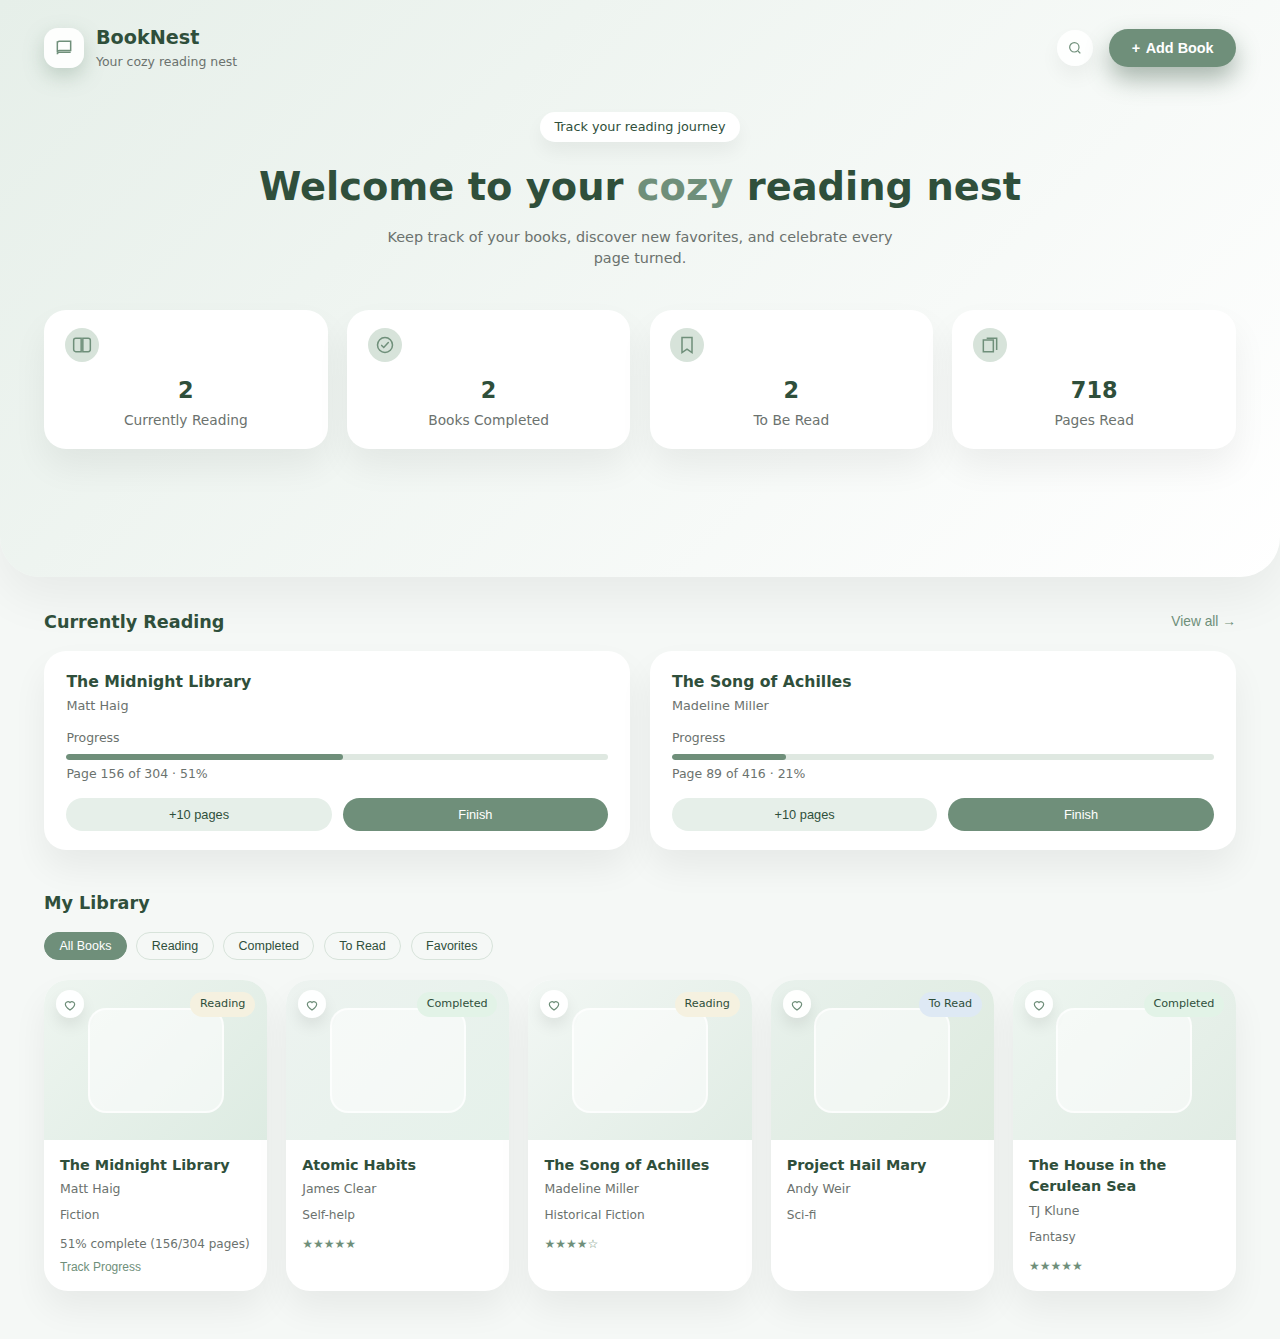
<file: tracker.html>
<!DOCTYPE html>
<html lang="en">
<head>
  <meta charset="UTF-8" />
  <title>BookNest – Reading Tracker</title>
  <meta name="viewport" content="width=device-width, initial-scale=1.0" />
  <link rel="stylesheet" href="tracker.css" />
</head>
<body>
  <div class="hero-wrap">
    <div class="container">
      <!-- TOP NAV -->
      <header class="top-nav">
        <div class="brand">
          <div class="brand-icon">
            <!-- BookNest logo icon -->
            <svg class="icon" viewBox="0 0 24 24" aria-hidden="true">
              <path d="M4 19.5C4 18.1 5.1 17 6.5 17H20"
                    stroke="currentColor" stroke-width="1.8" fill="none" />
              <path d="M4 4v13.5C4 16.1 5.1 15 6.5 15H20V4H6.5C5.1 4 4 5.1 4 6.5Z"
                    stroke="currentColor" stroke-width="1.8" fill="none" />
            </svg>
          </div>
          <div class="brand-text">
            <h1>BookNest</h1>
            <p>Your cozy reading nest</p>
          </div>
        </div>

        <div class="nav-right">
          <button class="nav-search" aria-label="Search">
            <!-- Search icon -->
            <svg class="icon small" viewBox="0 0 24 24" aria-hidden="true">
              <circle cx="11" cy="11" r="7"
                      stroke="currentColor" stroke-width="1.8" fill="none" />
              <path d="M20 20l-3.5-3.5"
                    stroke="currentColor" stroke-width="1.8" fill="none" />
            </svg>
          </button>

          <button class="btn-primary">
            <span class="btn-plus">+</span>
            <span>Add Book</span>
          </button>
        </div>
      </header>

      <!-- HERO CENTER -->
      <section class="hero-main">
        <div class="hero-pill">Track your reading journey</div>

        <h2 class="hero-title">
          Welcome to your <span>cozy</span> reading nest
        </h2>

        <p class="hero-subtitle">
          Keep track of your books, discover new favorites, and celebrate every
          page turned.
        </p>

        <!-- STATS ROW -->
        <div class="stats-row">
          <!-- Currently Reading -->
          <div class="stat-card">
            <div class="stat-icon">
              <!-- open book icon -->
              <svg class="icon" viewBox="0 0 24 24" aria-hidden="true">
                <path d="M2 6.5C2 5.1 3.1 4 4.5 4H11v16H4.5C3.1 20 2 18.9 2 17.5V6.5Z"
                      stroke="currentColor" stroke-width="1.8" fill="none" />
                <path d="M22 6.5C22 5.1 20.9 4 19.5 4H13v16h6.5c1.4 0 2.5-1.1 2.5-2.5V6.5Z"
                      stroke="currentColor" stroke-width="1.8" fill="none" />
              </svg>
            </div>
            <div class="stat-value">2</div>
            <div class="stat-label">Currently Reading</div>
          </div>

          <!-- Books Completed -->
          <div class="stat-card">
            <div class="stat-icon">
              <!-- check circle icon -->
              <svg class="icon" viewBox="0 0 24 24" aria-hidden="true">
                <circle cx="12" cy="12" r="9"
                        stroke="currentColor" stroke-width="1.8" fill="none" />
                <path d="M8 12.5l2.5 2.5L16 9"
                      stroke="currentColor" stroke-width="1.8"
                      stroke-linecap="round" fill="none" />
              </svg>
            </div>
            <div class="stat-value">2</div>
            <div class="stat-label">Books Completed</div>
          </div>

          <!-- To Be Read -->
          <div class="stat-card">
            <div class="stat-icon">
              <!-- bookmark icon -->
              <svg class="icon" viewBox="0 0 24 24" aria-hidden="true">
                <path d="M6 3h12v18l-6-4-6 4V3Z"
                      stroke="currentColor" stroke-width="1.8" fill="none" />
              </svg>
            </div>
            <div class="stat-value">2</div>
            <div class="stat-label">To Be Read</div>
          </div>

          <!-- Pages Read -->
          <div class="stat-card">
            <div class="stat-icon">
              <!-- stacked pages icon -->
              <svg class="icon" viewBox="0 0 24 24" aria-hidden="true">
                <path d="M4 6h12v14H4z"
                      stroke="currentColor" stroke-width="1.8" fill="none" />
                <path d="M8 4h12v14"
                      stroke="currentColor" stroke-width="1.8" fill="none" />
              </svg>
            </div>
            <div class="stat-value">718</div>
            <div class="stat-label">Pages Read</div>
          </div>
        </div>
      </section>
    </div>
  </div>

  <!-- MAIN CONTENT -->
  <main class="container content">
    <!-- CURRENTLY READING -->
    <section>
      <div class="section-header">
        <h2>Currently Reading</h2>
        <button class="section-link">View all →</button>
      </div>

      <div class="reading-cards">
        <!-- Book 1 -->
        <article class="reading-card">
          <div>
            <div class="reading-title">The Midnight Library</div>
            <div class="reading-author">Matt Haig</div>

            <div class="progress-label">Progress</div>
            <div class="progress-bar">
              <div class="progress-fill p-51"></div>
            </div>
            <div class="progress-text">Page 156 of 304 · 51%</div>
          </div>
          <div class="reading-actions">
            <button class="btn-pill btn-soft">+10 pages</button>
            <button class="btn-pill btn-main">Finish</button>
          </div>
        </article>

        <!-- Book 2 -->
        <article class="reading-card">
          <div>
            <div class="reading-title">The Song of Achilles</div>
            <div class="reading-author">Madeline Miller</div>

            <div class="progress-label">Progress</div>
            <div class="progress-bar">
              <div class="progress-fill p-21"></div>
            </div>
            <div class="progress-text">Page 89 of 416 · 21%</div>
          </div>
          <div class="reading-actions">
            <button class="btn-pill btn-soft">+10 pages</button>
            <button class="btn-pill btn-main">Finish</button>
          </div>
        </article>
      </div>
    </section>

    <!-- MY LIBRARY -->
    <section>
      <div class="section-header">
        <h2>My Library</h2>
      </div>

      <div class="filters">
        <button class="filter-pill active">All Books</button>
        <button class="filter-pill">Reading</button>
        <button class="filter-pill">Completed</button>
        <button class="filter-pill">To Read</button>
        <button class="filter-pill">Favorites</button>
      </div>

      <div class="library-grid">
        <!-- Card 1 -->
        <article class="book-card">
          <div class="book-cover cover-bg-1">
            <div class="favorite-icon" aria-hidden="true">
              <!-- Heart icon -->
              <svg class="icon small" viewBox="0 0 24 24">
                <path d="M12 21s-7-4.4-7-9a4 4 0 0 1 7-2 4 4 0 0 1 7 2c0 4.6-7 9-7 9Z"
                      stroke="currentColor" stroke-width="1.8" fill="none" />
              </svg>
            </div>
            <div class="status-badge badge-reading">Reading</div>
            <div class="book-cover-inner"></div>
          </div>
          <div class="book-body">
            <div class="book-title">The Midnight Library</div>
            <div class="book-author">Matt Haig</div>
            <div class="book-genre">Fiction</div>
            <div class="book-progress">
              51% complete (156/304 pages)
            </div>
            <button class="track-link">Track Progress</button>
          </div>
        </article>

        <!-- Card 2 -->
        <article class="book-card">
          <div class="book-cover cover-bg-2">
            <div class="favorite-icon" aria-hidden="true">
              <svg class="icon small" viewBox="0 0 24 24">
                <path d="M12 21s-7-4.4-7-9a4 4 0 0 1 7-2 4 4 0 0 1 7 2c0 4.6-7 9-7 9Z"
                      stroke="currentColor" stroke-width="1.8" fill="none" />
              </svg>
            </div>
            <div class="status-badge badge-completed">Completed</div>
            <div class="book-cover-inner"></div>
          </div>
          <div class="book-body">
            <div class="book-title">Atomic Habits</div>
            <div class="book-author">James Clear</div>
            <div class="book-genre">Self-help</div>
            <div class="stars">★★★★★</div>
          </div>
        </article>

        <!-- Card 3 -->
        <article class="book-card">
          <div class="book-cover cover-bg-3">
            <div class="favorite-icon" aria-hidden="true">
              <svg class="icon small" viewBox="0 0 24 24">
                <path d="M12 21s-7-4.4-7-9a4 4 0 0 1 7-2 4 4 0 0 1 7 2c0 4.6-7 9-7 9Z"
                      stroke="currentColor" stroke-width="1.8" fill="none" />
              </svg>
            </div>
            <div class="status-badge badge-reading">Reading</div>
            <div class="book-cover-inner"></div>
          </div>
          <div class="book-body">
            <div class="book-title">The Song of Achilles</div>
            <div class="book-author">Madeline Miller</div>
            <div class="book-genre">Historical Fiction</div>
            <div class="stars">★★★★☆</div>
          </div>
        </article>

        <!-- Card 4 -->
        <article class="book-card">
          <div class="book-cover cover-bg-4">
            <div class="favorite-icon" aria-hidden="true">
              <svg class="icon small" viewBox="0 0 24 24">
                <path d="M12 21s-7-4.4-7-9a4 4 0 0 1 7-2 4 4 0 0 1 7 2c0 4.6-7 9-7 9Z"
                      stroke="currentColor" stroke-width="1.8" fill="none" />
              </svg>
            </div>
            <div class="status-badge badge-toread">To Read</div>
            <div class="book-cover-inner"></div>
          </div>
          <div class="book-body">
            <div class="book-title">Project Hail Mary</div>
            <div class="book-author">Andy Weir</div>
            <div class="book-genre">Sci-fi</div>
          </div>
        </article>

        <!-- Card 5 -->
        <article class="book-card">
          <div class="book-cover cover-bg-5">
            <div class="favorite-icon" aria-hidden="true">
              <svg class="icon small" viewBox="0 0 24 24">
                <path d="M12 21s-7-4.4-7-9a4 4 0 0 1 7-2 4 4 0 0 1 7 2c0 4.6-7 9-7 9Z"
                      stroke="currentColor" stroke-width="1.8" fill="none" />
              </svg>
            </div>
            <div class="status-badge badge-completed">Completed</div>
            <div class="book-cover-inner"></div>
          </div>
          <div class="book-body">
            <div class="book-title">The House in the Cerulean Sea</div>
            <div class="book-author">TJ Klune</div>
            <div class="book-genre">Fantasy</div>
            <div class="stars">★★★★★</div>
          </div>
        </article>
      </div>
    </section>
  </main>
</body>
</html>
</file>
<file: tracker.css>
:root {
  --bg-soft: #e6efe9;
  --bg-page: #f5f8f6;
  --card-bg: #ffffff;

  --green-main: #6f8f7a;
  --green-dark: #2f4f3b;
  --green-soft: #d7e3da;

  --text-main: #2f4f3b;
  --text-muted: #6b726e;

  --border-radius-lg: 22px;
  --shadow-soft: 0 18px 35px rgba(0, 0, 0, 0.06);
}

/* RESET */
* {
  box-sizing: border-box;
  margin: 0;
  padding: 0;
}

body {
  font-family: system-ui, -apple-system, BlinkMacSystemFont, "Segoe UI",
    sans-serif;
  background: var(--bg-page);
  color: var(--text-main);
  line-height: 1.5;
}

/* ICONS */

.icon {
  width: 20px;
  height: 20px;
  color: var(--green-main);
  display: block;
}

.icon.small {
  width: 16px;
  height: 16px;
}

/* HERO WRAP */

.hero-wrap {
  background: linear-gradient(135deg, var(--bg-soft), #ffffff);
  padding-bottom: 3rem;
  border-radius: 0 0 40px 40px;
  box-shadow: 0 20px 50px rgba(0, 0, 0, 0.06);
}

.container {
  max-width: 1240px;
  margin: 0 auto;
  padding: 0 1.5rem 3rem;
}

/* NAVBAR */

.top-nav {
  display: flex;
  align-items: center;
  justify-content: space-between;
  padding: 1.5rem 0 0;
}

.brand {
  display: flex;
  align-items: center;
  gap: 0.75rem;
}

.brand-icon {
  width: 40px;
  height: 40px;
  border-radius: 14px;
  background: rgba(255, 255, 255, 0.9);
  display: flex;
  align-items: center;
  justify-content: center;
  box-shadow: 0 8px 20px rgba(111, 143, 122, 0.35);
}

.brand-text h1 {
  font-size: 1.2rem;
  font-weight: 700;
}

.brand-text p {
  font-size: 0.78rem;
  color: var(--text-muted);
}

.nav-right {
  display: flex;
  align-items: center;
  gap: 1rem;
}

.nav-search {
  width: 36px;
  height: 36px;
  border-radius: 999px;
  background: rgba(255, 255, 255, 0.9);
  display: flex;
  align-items: center;
  justify-content: center;
  border: none;
  cursor: pointer;
  box-shadow: 0 10px 20px rgba(0, 0, 0, 0.05);
}

.btn-primary {
  border: none;
  outline: none;
  border-radius: 999px;
  padding: 0.7rem 1.4rem;
  background: var(--green-main);
  color: #fff;
  font-size: 0.9rem;
  font-weight: 600;
  cursor: pointer;
  box-shadow: 0 12px 25px rgba(49, 80, 60, 0.4);
  display: inline-flex;
  align-items: center;
  gap: 0.35rem;
}

.btn-plus {
  font-weight: 700;
}

/* HERO MAIN */

.hero-main {
  text-align: center;
  padding: 2.5rem 0 2rem;
}

.hero-pill {
  display: inline-flex;
  align-items: center;
  justify-content: center;
  padding: 0.35rem 0.9rem;
  border-radius: 999px;
  background: rgba(255, 255, 255, 0.96);
  font-size: 0.8rem;
  font-weight: 500;
  margin-bottom: 1rem;
  box-shadow: 0 10px 18px rgba(0, 0, 0, 0.05);
}

.hero-title {
  font-size: clamp(1.9rem, 4vw, 2.4rem);
  margin-bottom: 0.7rem;
  font-weight: 700;
  color: var(--green-dark);
}

.hero-title span {
  color: var(--green-main);
}

.hero-subtitle {
  max-width: 520px;
  margin: 0 auto;
  font-size: 0.9rem;
  color: var(--text-muted);
}

/* STATS */

.stats-row {
  margin-top: 2.5rem;
  display: grid;
  grid-template-columns: repeat(4, minmax(0, 1fr));
  gap: 1.2rem;
}

.stat-card {
  background: #ffffff;
  border-radius: var(--border-radius-lg);
  padding: 1.1rem 1.3rem;
  display: flex;
  flex-direction: column;
  box-shadow: var(--shadow-soft);
}

.stat-icon {
  width: 34px;
  height: 34px;
  border-radius: 999px;
  background: var(--green-soft);
  display: flex;
  align-items: center;
  justify-content: center;
  margin-bottom: 0.8rem;
}

.stat-value {
  font-size: 1.4rem;
  font-weight: 700;
  margin-bottom: 0.15rem;
}

.stat-label {
  font-size: 0.86rem;
  color: var(--text-muted);
}

/* MAIN CONTENT */

.content {
  margin-top: 2rem;
}

/* Section header */

.section-header {
  display: flex;
  align-items: center;
  justify-content: space-between;
  margin-bottom: 1rem;
}

.section-header h2 {
  font-size: 1.1rem;
  font-weight: 600;
}

.section-link {
  font-size: 0.86rem;
  color: var(--green-main);
  background: none;
  border: none;
  cursor: pointer;
}

/* CURRENTLY READING */

.reading-cards {
  display: grid;
  grid-template-columns: repeat(2, minmax(0, 1fr));
  gap: 1.2rem;
  margin-bottom: 2.5rem;
}

.reading-card {
  background: var(--card-bg);
  border-radius: var(--border-radius-lg);
  padding: 1.2rem 1.4rem;
  box-shadow: var(--shadow-soft);
  display: flex;
  flex-direction: column;
  justify-content: space-between;
}

.reading-title {
  font-size: 0.98rem;
  font-weight: 600;
  margin-bottom: 2px;
}

.reading-author {
  font-size: 0.8rem;
  color: var(--text-muted);
  margin-bottom: 0.9rem;
}

.progress-label {
  font-size: 0.78rem;
  color: var(--text-muted);
  margin-bottom: 0.35rem;
}

.progress-bar {
  width: 100%;
  height: 6px;
  border-radius: 999px;
  background: #dfe8e1;
  overflow: hidden;
  margin-bottom: 0.35rem;
}

.progress-fill {
  height: 100%;
  border-radius: 999px;
  background: var(--green-main);
  width: 0;
}

.p-51 {
  width: 51%;
}

.p-21 {
  width: 21%;
}

.progress-text {
  font-size: 0.78rem;
  color: var(--text-muted);
  margin-bottom: 0.9rem;
}

.reading-actions {
  display: flex;
  gap: 0.7rem;
}

.btn-pill {
  flex: 1;
  border-radius: 999px;
  border: none;
  outline: none;
  padding: 0.55rem 0.7rem;
  font-size: 0.8rem;
  font-weight: 500;
  cursor: pointer;
}

.btn-soft {
  background: var(--bg-soft);
  color: var(--green-dark);
}

.btn-main {
  background: var(--green-main);
  color: #fff;
}

/* MY LIBRARY */

.filters {
  display: flex;
  flex-wrap: wrap;
  gap: 0.6rem;
  margin-bottom: 1.3rem;
}

.filter-pill {
  padding: 0.35rem 0.9rem;
  border-radius: 999px;
  border: 1px solid var(--green-soft);
  font-size: 0.78rem;
  cursor: pointer;
  background: transparent;
  color: var(--green-dark);
}

.filter-pill.active {
  background: var(--green-main);
  color: #fff;
  border-color: var(--green-main);
}

.library-grid {
  display: grid;
  grid-template-columns: repeat(5, minmax(0, 1fr));
  gap: 1.2rem;
}

.book-card {
  background: var(--card-bg);
  border-radius: 24px;
  box-shadow: var(--shadow-soft);
  overflow: hidden;
  display: flex;
  flex-direction: column;
}

.book-cover {
  position: relative;
  padding: 0.9rem;
  height: 160px;
  display: flex;
  align-items: center;
  justify-content: center;
}

.cover-bg-1 {
  background: linear-gradient(135deg, #eef5f0, #ddebe2);
}
.cover-bg-2 {
  background: linear-gradient(135deg, #edf3f0, #e5f1ea);
}
.cover-bg-3 {
  background: linear-gradient(135deg, #f2f7f4, #e0ece4);
}
.cover-bg-4 {
  background: linear-gradient(135deg, #e8f1ec, #ddeade);
}
.cover-bg-5 {
  background: linear-gradient(135deg, #edf5f0, #e1ece4);
}

.book-cover-inner {
  width: 70%;
  height: 80%;
  border-radius: 18px;
  border: 2px solid rgba(255, 255, 255, 0.7);
  background: rgba(255, 255, 255, 0.55);
}

.favorite-icon {
  position: absolute;
  top: 10px;
  left: 12px;
  width: 28px;
  height: 28px;
  border-radius: 999px;
  background: rgba(255, 255, 255, 0.95);
  display: flex;
  align-items: center;
  justify-content: center;
  box-shadow: 0 8px 15px rgba(0, 0, 0, 0.08);
}

.status-badge {
  position: absolute;
  top: 12px;
  right: 12px;
  border-radius: 999px;
  padding: 0.25rem 0.6rem;
  font-size: 0.7rem;
  font-weight: 500;
  background: rgba(255, 255, 255, 0.96);
  color: var(--green-dark);
}

.badge-reading {
  background: #f5f1e0;
}

.badge-completed {
  background: #e2f3e7;
}

.badge-toread {
  background: #dee9f4;
}

.book-body {
  padding: 0.9rem 1rem 1rem;
  display: flex;
  flex-direction: column;
  gap: 0.25rem;
  font-size: 0.85rem;
}

.book-title {
  font-weight: 600;
  font-size: 0.9rem;
}

.book-author {
  font-size: 0.78rem;
  color: var(--text-muted);
}

.book-genre {
  margin-top: 0.2rem;
  font-size: 0.76rem;
  color: var(--text-muted);
}

.book-progress {
  margin-top: 0.4rem;
  font-size: 0.75rem;
  color: var(--text-muted);
}

.track-link {
  margin-top: 0.2rem;
  font-size: 0.75rem;
  color: var(--green-main);
  background: none;
  border: none;
  padding: 0;
  text-align: left;
  cursor: pointer;
}

.stars {
  margin-top: 0.4rem;
  font-size: 0.75rem;
  color: var(--green-main);
}

/* RESPONSIVE */

@media (max-width: 1024px) {
  .library-grid {
    grid-template-columns: repeat(3, minmax(0, 1fr));
  }
}

@media (max-width: 768px) {
  .stats-row {
    grid-template-columns: repeat(2, minmax(0, 1fr));
  }

  .reading-cards {
    grid-template-columns: 1fr;
  }

  .library-grid {
    grid-template-columns: repeat(2, minmax(0, 1fr));
  }

  .top-nav {
    flex-direction: column;
    align-items: flex-start;
    gap: 0.8rem;
  }

  .nav-right {
    align-self: stretch;
    justify-content: flex-end;
  }
}

@media (max-width: 540px) {
  .library-grid {
    grid-template-columns: 1fr;
  }

  .brand-text p {
    max-width: 180px;
  }
}
</file>
